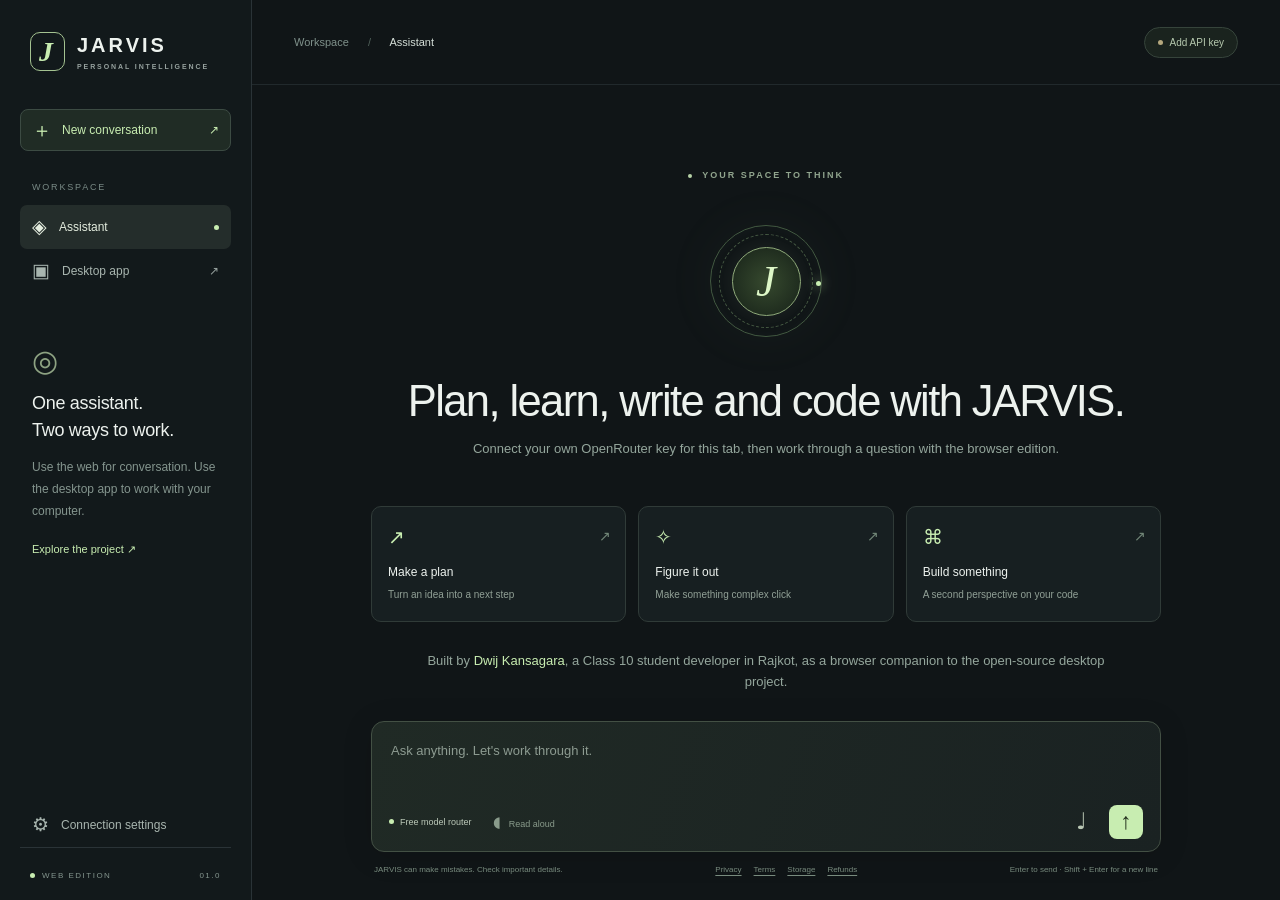
<file: web/index.html>
<!doctype html>
<html lang="en">
<head>
  <meta charset="utf-8">
  <meta name="viewport" content="width=device-width, initial-scale=1">
<meta name="robots" content="index, follow, max-image-preview:large">
  <meta name="theme-color" content="#101517">
  <meta name="description" content="JARVIS, your personal AI workspace. Chat, think, and speak with your assistant.">
  <meta http-equiv="Content-Security-Policy" content="default-src 'self'; connect-src 'self' https://openrouter.ai https://dwij-signal.vercel.app; script-src 'self' https://dwij-signal.vercel.app; style-src 'self' 'unsafe-inline'; img-src 'self' data:; base-uri 'none'; form-action 'none'; object-src 'none'">
  <meta name="referrer" content="no-referrer">
  <meta name="author" content="Dwij Kansagara">
<link rel="canonical" href="https://dwij-jarvis.antideploy.com/">
<title>JARVIS · Your personal AI workspace</title>
  <link rel="icon" href="icon.svg" type="image/svg+xml">
  <link rel="stylesheet" href="style.css?v=20260925-3">
  <script src="app.js?v=20261008-1" defer></script>
  <script src="https://dwij-signal.vercel.app/engagement-widget.js?v=20261008-1" defer></script>
  <script type="application/ld+json">{"@context":"https://schema.org","@type":"FAQPage","mainEntity":[{"@type":"Question","name":"Where is the OpenRouter API key stored?","acceptedAnswer":{"@type":"Answer","text":"The API key remains in page memory and is cleared when the tab reloads, closes or disconnects."}},{"@type":"Question","name":"Can JARVIS control this computer from the web?","acceptedAnswer":{"@type":"Answer","text":"No. The browser edition provides conversation only. Local computer-control features require the separately installed desktop edition."}},{"@type":"Question","name":"Does JARVIS guarantee accurate answers?","acceptedAnswer":{"@type":"Answer","text":"No. Model responses can be inaccurate and important information should be verified."}}]}</script>
<script type="application/ld+json">{"@context":"https://schema.org","@type":"BreadcrumbList","itemListElement":[{"@type":"ListItem","position":1,"name":"Home","item":"https://dwij-jarvis.antideploy.com/"}]}</script>
</head>
<body>
  <aside class="sidebar">
    <a class="brand" href="./" aria-label="JARVIS home"><span class="brand-mark">J</span><span>JARVIS<span class="brand-caption">PERSONAL INTELLIGENCE</span></span></a>
    <button id="new-chat" class="new-chat"><span>＋</span> New conversation <span class="shortcut">↗</span></button>
    <div class="nav-label">WORKSPACE</div>
    <div class="nav-item active"><span>◈</span> Assistant <span class="nav-dot"></span></div>
    <a class="nav-item" href="https://github.com/DwijKansagara/JARVIS/blob/main/docs/RUN_LOCALLY.md" target="_blank" rel="noopener noreferrer"><span>▣</span> Desktop app <span class="external">↗</span></a>
    <div class="sidebar-note"><span class="small-orbit">◎</span><h3>One assistant.<br>Two ways to work.</h3><p>Use the web for conversation. Use the desktop app to work with your computer.</p><a href="https://github.com/DwijKansagara/JARVIS" target="_blank" rel="noopener noreferrer">Explore the project ↗</a></div>
    <div class="sidebar-bottom"><button id="settings-button" class="nav-item"><span>⚙</span> Connection settings</button><div class="edition"><span class="green-dot"></span> WEB EDITION <span>01.0</span></div></div>
  </aside>
  <main>
    <header><div class="breadcrumb">Workspace <span>/</span> <strong>Assistant</strong></div><button id="connection-status" class="status"><span class="status-dot"></span><span id="status-label">Add API key</span></button></header>
    <div class="conversation" id="conversation">
      <section class="welcome" id="welcome">
        <div class="eyebrow"><span></span> YOUR SPACE TO THINK</div>
        <div class="reactor" aria-hidden="true"><div class="reactor-inner"><span>J</span></div><i></i></div>
        <h1>Plan, learn, write and code with JARVIS.</h1>
        <p>Connect your own OpenRouter key for this tab, then work through a question with the browser edition.</p>
        <div class="suggestions">
          <button data-prompt="Help me turn a big goal into a practical plan. Start by asking me what I want to achieve."><span class="suggestion-icon">↗</span><strong>Make a plan</strong><span>Turn an idea into a next step</span><i>↗</i></button>
          <button data-prompt="Help me understand a difficult concept. Ask me what topic I am learning and what I already know."><span class="suggestion-icon">✧</span><strong>Figure it out</strong><span>Make something complex click</span><i>↗</i></button>
          <button data-prompt="Help me with a coding problem. Ask me for the code, the error, and the result I expected."><span class="suggestion-icon">⌘</span><strong>Build something</strong><span>A second perspective on your code</span><i>↗</i></button>
        </div>
        <p class="author-note">Built by <a href="https://about-me.antideploy.com/">Dwij Kansagara</a>, a Class 10 student developer in Rajkot, as a browser companion to the open-source desktop project.</p>
        <section class="seo-faq" aria-labelledby="seo-faq-title"><h2 id="seo-faq-title">JARVIS web FAQ</h2><details><summary>Where is the API key stored?</summary><p>It remains in page memory and is cleared when the tab reloads, closes or disconnects.</p></details><details><summary>Can this website control my computer?</summary><p>No. The browser edition provides conversation only. Computer-control features require the separately installed desktop edition.</p></details><details><summary>Are answers guaranteed to be accurate?</summary><p>No. Model responses can be inaccurate, so verify important information.</p></details></section>
      </section>
      <div id="messages" class="messages" role="log" aria-live="polite" aria-label="Conversation"></div>
      <dwij-engagement site="jarvis"></dwij-engagement>
    </div>
    <section class="composer-area">
      <div id="notice" class="notice" role="status" hidden></div>
      <form id="chat-form" class="composer">
        <label for="prompt" class="sr-only">Message JARVIS</label>
        <textarea id="prompt" placeholder="Ask anything. Let's work through it." rows="2" maxlength="12000"></textarea>
        <div class="composer-toolbar"><div class="composer-options"><span class="model-label"><span class="green-dot"></span> Free model router</span><button id="speak-toggle" type="button" class="tool-button" aria-pressed="false" title="Read replies aloud">◖ <span>Read aloud</span></button></div><div class="send-controls"><button id="mic-button" type="button" class="mic-button" aria-label="Dictate a message" title="Dictate a message">♩</button><button id="stop-button" type="button" hidden>Stop</button><button id="send-button" type="submit" class="send-button" aria-label="Send message">↑</button></div></div>
      </form>
      <div class="composer-footer"><span>JARVIS can make mistakes. Check important details.</span><nav aria-label="Legal"><a href="privacy.html">Privacy</a><a href="terms.html">Terms</a><a href="cookies.html">Storage</a><a href="refunds.html">Refunds</a></nav><span>Enter to send · Shift + Enter for a new line</span></div>
    </section>
  </main>
  <dialog id="settings-dialog" aria-labelledby="settings-title">
    <form id="settings-form">
      <div class="dialog-heading"><span class="eyebrow">YOUR CONNECTION</span><button id="close-settings" type="button" class="icon-button" aria-label="Close settings">×</button></div>
      <h2 id="settings-title">Bring your intelligence.</h2>
      <p>Connect your OpenRouter account for this tab. The key stays only in memory and is cleared when the page closes or reloads.</p>
      <label for="api-key">OpenRouter API key</label>
      <input id="api-key" type="password" autocomplete="off" spellcheck="false" placeholder="sk-or-…" required>
      <div class="key-help"><a href="https://openrouter.ai/settings/keys" target="_blank" rel="noopener noreferrer">Get an API key ↗</a><span>Free models · provider limits apply</span></div>
      <p class="privacy-note">Messages go directly to OpenRouter and its model provider. The API key remains in page memory only; conversation history is stored in this browser until you start a new chat or clear site data. Browser dictation may use your browser's speech service. Read the <a href="privacy.html">Privacy Policy</a>.</p>
      <label class="remember-option"><input id="provider-consent" type="checkbox" required> <span><strong>I understand where messages are sent</strong><small>I consent to sending prompts to OpenRouter and the selected model provider.</small></span></label>
      <div class="dialog-actions"><button id="disconnect" type="button" class="secondary-button">Disconnect</button><button type="submit" class="primary-button">Connect JARVIS ↗</button></div>
    </form>
  </dialog>
</body>
</html>
</file>
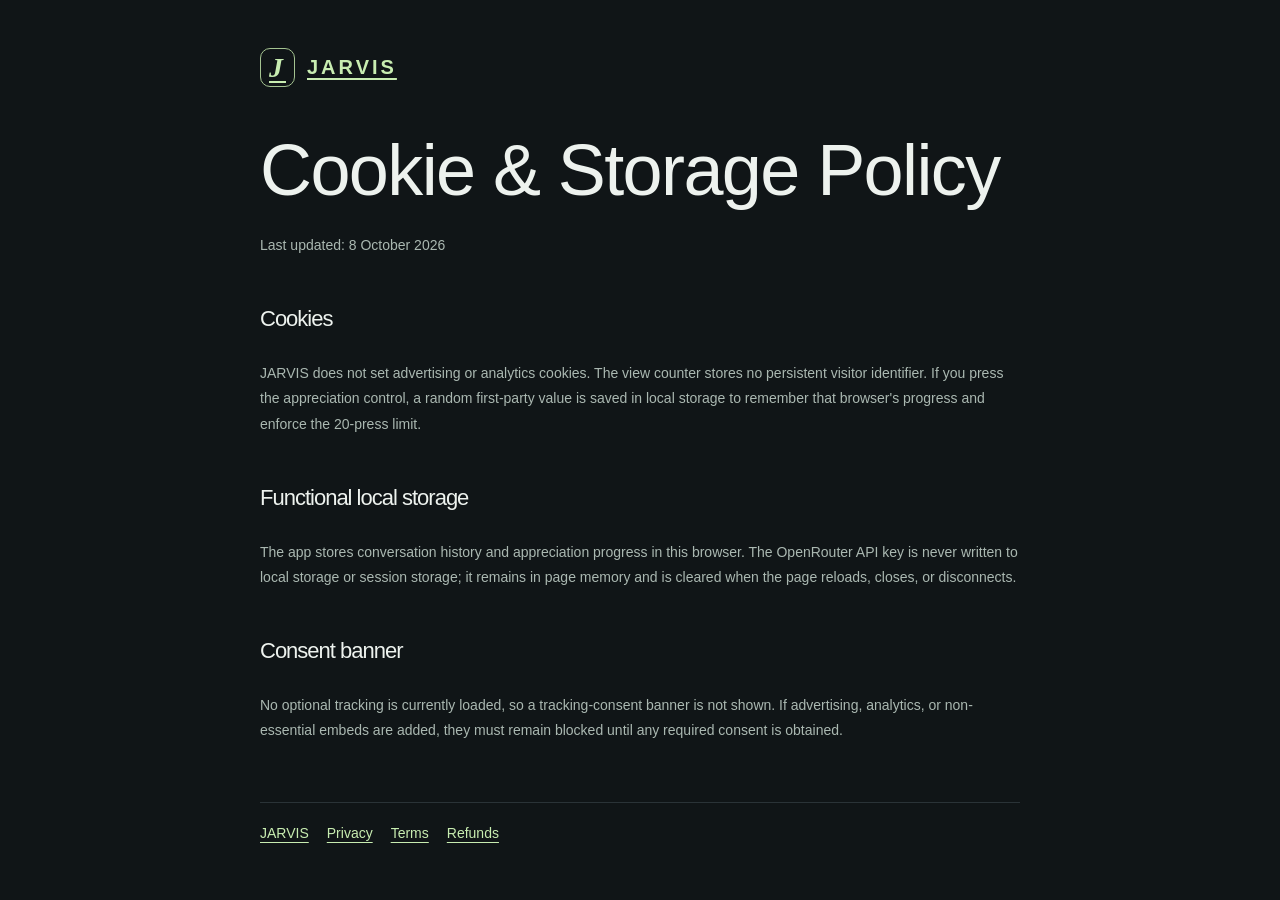
<file: web/cookies.html>
<!doctype html><html lang="en"><head><meta charset="utf-8"><meta name="viewport" content="width=device-width,initial-scale=1">
<meta name="description" content="Cookie and browser-storage details for the JARVIS web application.">
<meta name="robots" content="index, follow, max-image-preview:large"><meta name="author" content="Dwij Kansagara">
<link rel="canonical" href="https://dwij-jarvis.antideploy.com/cookies.html">
<title>Storage | JARVIS</title><link rel="icon" href="icon.svg" type="image/svg+xml"><link rel="stylesheet" href="style.css"><script type="application/ld+json">{"@context":"https://schema.org","@type":"BreadcrumbList","itemListElement":[{"@type":"ListItem","position":1,"name":"Home","item":"https://dwij-jarvis.antideploy.com/"},{"@type":"ListItem","position":2,"name":"Cookie & Storage Policy","item":"https://dwij-jarvis.antideploy.com/cookies.html"}]}</script>
</head><body class="legal-body"><main class="legal-page"><a class="brand" href="index.html"><span class="brand-mark">J</span><span>JARVIS</span></a><h1>Cookie &amp; Storage Policy</h1><p>Last updated: 8 October 2026</p><h2>Cookies</h2><p>JARVIS does not set advertising or analytics cookies. The view counter stores no persistent visitor identifier. If you press the appreciation control, a random first-party value is saved in local storage to remember that browser's progress and enforce the 20-press limit.</p><h2>Functional local storage</h2><p>The app stores conversation history and appreciation progress in this browser. The OpenRouter API key is never written to local storage or session storage; it remains in page memory and is cleared when the page reloads, closes, or disconnects.</p><h2>Consent banner</h2><p>No optional tracking is currently loaded, so a tracking-consent banner is not shown. If advertising, analytics, or non-essential embeds are added, they must remain blocked until any required consent is obtained.</p><nav aria-label="Legal"><a href="index.html">JARVIS</a><a href="privacy.html">Privacy</a><a href="terms.html">Terms</a><a href="refunds.html">Refunds</a></nav></main></body></html>
</file>
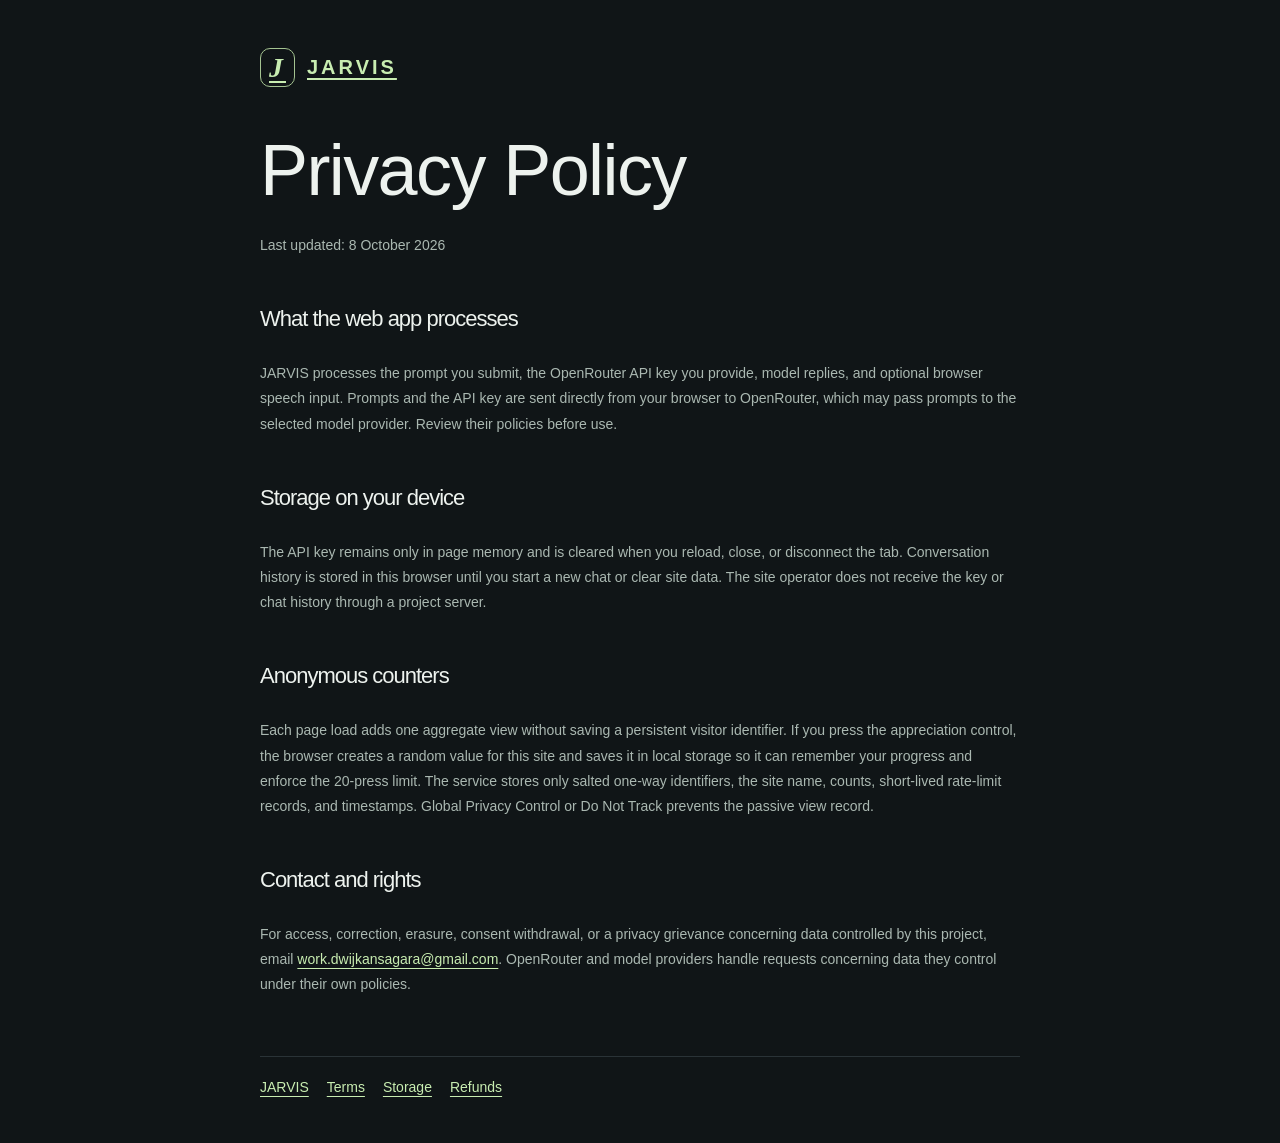
<file: web/privacy.html>
<!doctype html><html lang="en"><head><meta charset="utf-8"><meta name="viewport" content="width=device-width,initial-scale=1">
<meta name="description" content="Privacy details for JARVIS browser chat, API keys, conversation storage and counters.">
<meta name="robots" content="index, follow, max-image-preview:large"><meta name="referrer" content="no-referrer"><meta name="author" content="Dwij Kansagara">
<link rel="canonical" href="https://dwij-jarvis.antideploy.com/privacy.html">
<title>Privacy | JARVIS</title><link rel="icon" href="icon.svg" type="image/svg+xml"><link rel="stylesheet" href="style.css"><script type="application/ld+json">{"@context":"https://schema.org","@type":"BreadcrumbList","itemListElement":[{"@type":"ListItem","position":1,"name":"Home","item":"https://dwij-jarvis.antideploy.com/"},{"@type":"ListItem","position":2,"name":"Privacy Policy","item":"https://dwij-jarvis.antideploy.com/privacy.html"}]}</script>
</head><body class="legal-body"><main class="legal-page"><a class="brand" href="index.html"><span class="brand-mark">J</span><span>JARVIS</span></a><h1>Privacy Policy</h1><p>Last updated: 8 October 2026</p><h2>What the web app processes</h2><p>JARVIS processes the prompt you submit, the OpenRouter API key you provide, model replies, and optional browser speech input. Prompts and the API key are sent directly from your browser to OpenRouter, which may pass prompts to the selected model provider. Review their policies before use.</p><h2>Storage on your device</h2><p>The API key remains only in page memory and is cleared when you reload, close, or disconnect the tab. Conversation history is stored in this browser until you start a new chat or clear site data. The site operator does not receive the key or chat history through a project server.</p><h2>Anonymous counters</h2><p>Each page load adds one aggregate view without saving a persistent visitor identifier. If you press the appreciation control, the browser creates a random value for this site and saves it in local storage so it can remember your progress and enforce the 20-press limit. The service stores only salted one-way identifiers, the site name, counts, short-lived rate-limit records, and timestamps. Global Privacy Control or Do Not Track prevents the passive view record.</p><h2>Contact and rights</h2><p>For access, correction, erasure, consent withdrawal, or a privacy grievance concerning data controlled by this project, email <a href="mailto:work.dwijkansagara@gmail.com">work.dwijkansagara@gmail.com</a>. OpenRouter and model providers handle requests concerning data they control under their own policies.</p><nav aria-label="Legal"><a href="index.html">JARVIS</a><a href="terms.html">Terms</a><a href="cookies.html">Storage</a><a href="refunds.html">Refunds</a></nav></main></body></html>
</file>
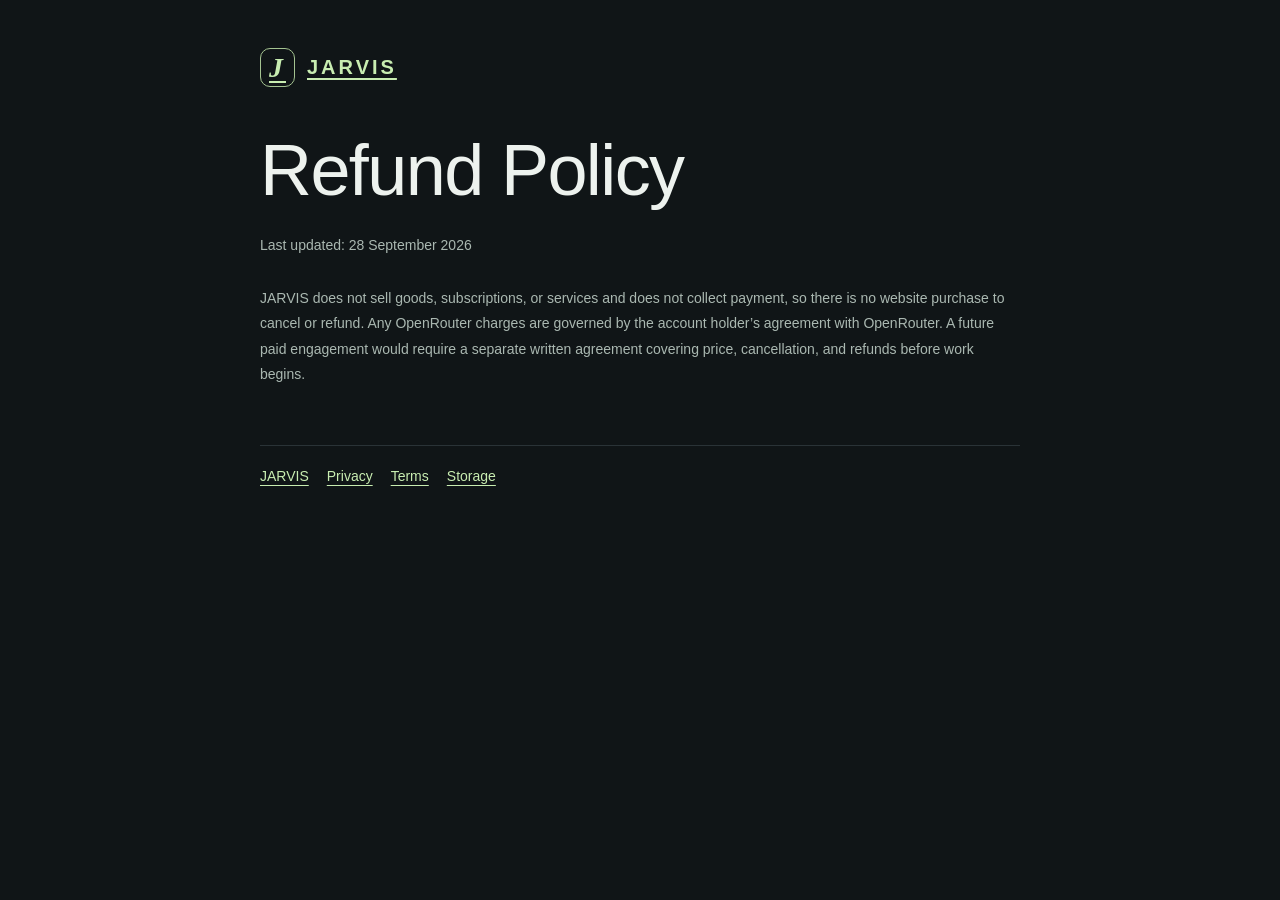
<file: web/refunds.html>
<!doctype html><html lang="en"><head><meta charset="utf-8"><meta name="viewport" content="width=device-width,initial-scale=1">
<meta name="description" content="Refund policy for the free, non-commercial JARVIS web application.">
<meta name="robots" content="index, follow, max-image-preview:large"><meta name="author" content="Dwij Kansagara">
<link rel="canonical" href="https://dwij-jarvis.antideploy.com/refunds.html">
<title>Refunds | JARVIS</title><link rel="icon" href="icon.svg" type="image/svg+xml"><link rel="stylesheet" href="style.css"><script type="application/ld+json">{"@context":"https://schema.org","@type":"BreadcrumbList","itemListElement":[{"@type":"ListItem","position":1,"name":"Home","item":"https://dwij-jarvis.antideploy.com/"},{"@type":"ListItem","position":2,"name":"Refund Policy","item":"https://dwij-jarvis.antideploy.com/refunds.html"}]}</script>
</head><body class="legal-body"><main class="legal-page"><a class="brand" href="index.html"><span class="brand-mark">J</span><span>JARVIS</span></a><h1>Refund Policy</h1><p>Last updated: 28 September 2026</p><p>JARVIS does not sell goods, subscriptions, or services and does not collect payment, so there is no website purchase to cancel or refund. Any OpenRouter charges are governed by the account holder’s agreement with OpenRouter. A future paid engagement would require a separate written agreement covering price, cancellation, and refunds before work begins.</p><nav aria-label="Legal"><a href="index.html">JARVIS</a><a href="privacy.html">Privacy</a><a href="terms.html">Terms</a><a href="cookies.html">Storage</a></nav></main></body></html>
</file>
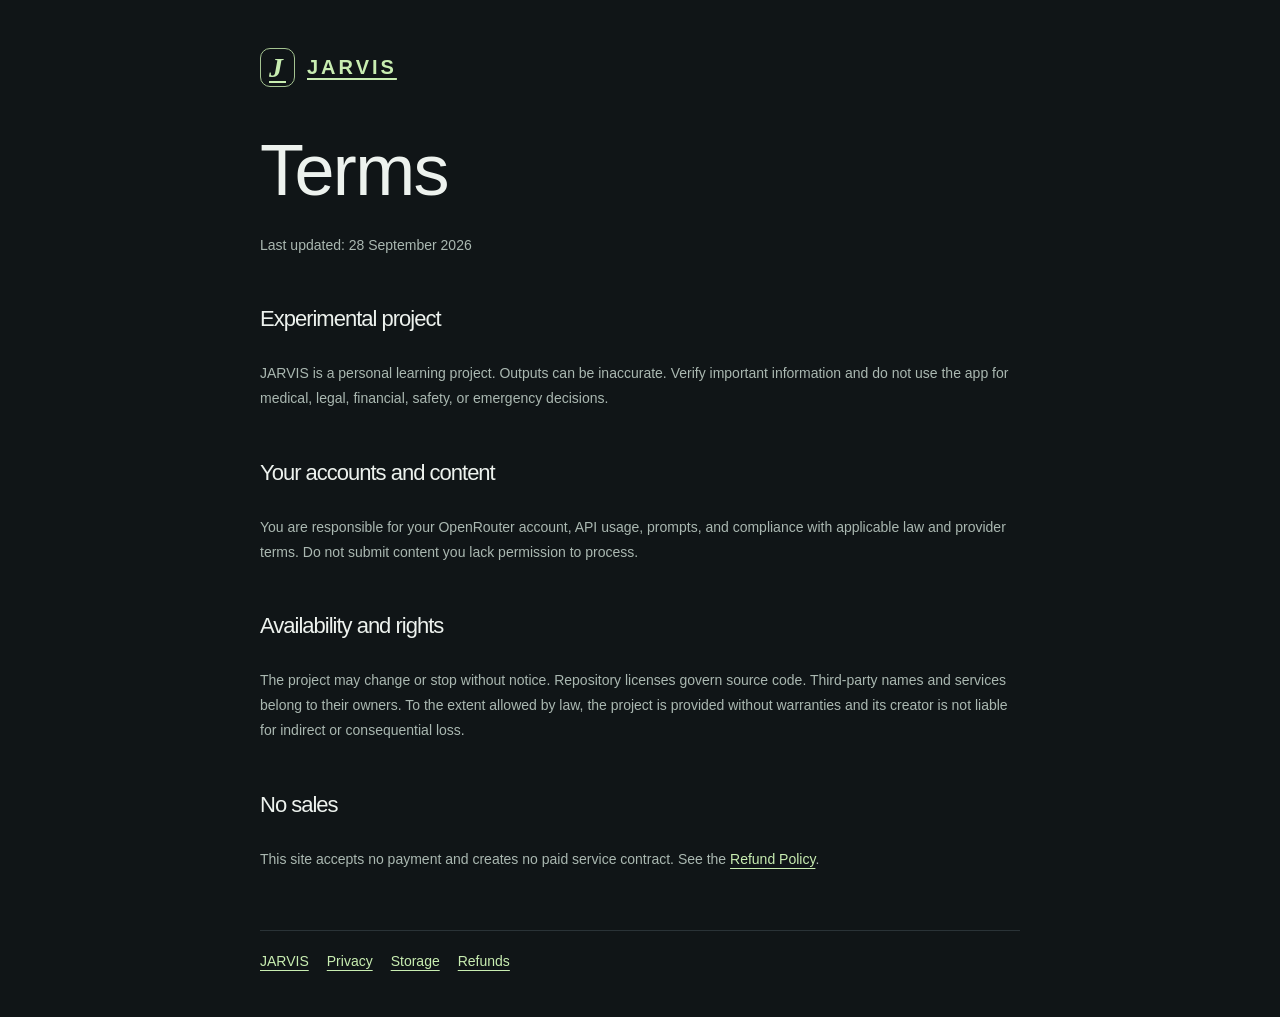
<file: web/terms.html>
<!doctype html><html lang="en"><head><meta charset="utf-8"><meta name="viewport" content="width=device-width,initial-scale=1">
<meta name="description" content="Terms for the experimental JARVIS personal assistant web application.">
<meta name="robots" content="index, follow, max-image-preview:large"><meta name="author" content="Dwij Kansagara">
<link rel="canonical" href="https://dwij-jarvis.antideploy.com/terms.html">
<title>Terms | JARVIS</title><link rel="icon" href="icon.svg" type="image/svg+xml"><link rel="stylesheet" href="style.css"><script type="application/ld+json">{"@context":"https://schema.org","@type":"BreadcrumbList","itemListElement":[{"@type":"ListItem","position":1,"name":"Home","item":"https://dwij-jarvis.antideploy.com/"},{"@type":"ListItem","position":2,"name":"Terms","item":"https://dwij-jarvis.antideploy.com/terms.html"}]}</script>
</head><body class="legal-body"><main class="legal-page"><a class="brand" href="index.html"><span class="brand-mark">J</span><span>JARVIS</span></a><h1>Terms</h1><p>Last updated: 28 September 2026</p><h2>Experimental project</h2><p>JARVIS is a personal learning project. Outputs can be inaccurate. Verify important information and do not use the app for medical, legal, financial, safety, or emergency decisions.</p><h2>Your accounts and content</h2><p>You are responsible for your OpenRouter account, API usage, prompts, and compliance with applicable law and provider terms. Do not submit content you lack permission to process.</p><h2>Availability and rights</h2><p>The project may change or stop without notice. Repository licenses govern source code. Third-party names and services belong to their owners. To the extent allowed by law, the project is provided without warranties and its creator is not liable for indirect or consequential loss.</p><h2>No sales</h2><p>This site accepts no payment and creates no paid service contract. See the <a href="refunds.html">Refund Policy</a>.</p><nav aria-label="Legal"><a href="index.html">JARVIS</a><a href="privacy.html">Privacy</a><a href="cookies.html">Storage</a><a href="refunds.html">Refunds</a></nav></main></body></html>
</file>
<file: web/style.css>
:root{color-scheme:dark;--bg:#101517;--panel:#171d20;--border:#2a3337;--text:#edf2ee;--muted:#96a19e;--accent:#c8edb1;--font:Inter,Segoe UI,Arial,sans-serif}*{box-sizing:border-box}body{margin:0;background:var(--bg);color:var(--text);font-family:var(--font);font-size:14px;display:flex;height:100dvh;min-height:480px}button,input,textarea{font:inherit}button,a,input,textarea{-webkit-tap-highlight-color:transparent}button,a{touch-action:manipulation}button{cursor:pointer}button:disabled{cursor:wait;opacity:.5}a{color:inherit;text-decoration:none}button:focus-visible,a:focus-visible,input:focus-visible,textarea:focus-visible{outline:2px solid var(--accent);outline-offset:4px}button{color:inherit}button[hidden],[hidden]{display:none!important}.sidebar{width:252px;flex-shrink:0;border-right:1px solid var(--border);background:#12191b;padding:32px 20px 20px;display:flex;flex-direction:column}.brand{display:flex;align-items:center;gap:12px;padding:0 10px;font-size:20px;letter-spacing:3px;font-weight:650}.brand-mark{border:1px solid #a4c391;border-radius:10px;width:35px;height:39px;display:grid;place-items:center;color:var(--accent);font-family:Georgia,serif;font-size:28px;font-style:italic}.brand-caption{display:block;font-size:7px;letter-spacing:1.9px;color:var(--muted);margin-top:6px}.new-chat{margin:38px 0 31px;border:1px solid #3c4b43;border-radius:8px;background:#202c25;padding:13px 11px;display:flex;gap:10px;align-items:center;color:var(--accent);font-size:12px}.new-chat>span:first-child{font-size:20px;line-height:14px}.shortcut{margin-left:auto}.nav-label{font-size:9px;letter-spacing:1.8px;color:#798a86;margin:0 12px 13px}.nav-item{display:flex;align-items:center;gap:12px;width:100%;border:0;background:transparent;border-radius:7px;padding:13px 12px;color:#a8b5af;font-size:12px;text-align:left}.nav-item>span:first-child{font-size:19px;line-height:18px}.nav-item.active{background:#242d2b;color:#e4eddf}.nav-item:hover{background:#26312d}.nav-dot{width:5px;height:5px;background:var(--accent);border-radius:50%;margin-left:auto}.external{margin-left:auto;color:var(--muted)}.sidebar-note{margin:50px 12px 0}.small-orbit{font-size:30px;color:#8da282}.sidebar-note h3{font-size:18px;font-weight:450;line-height:1.5;letter-spacing:-.3px;margin:12px 0}.sidebar-note p{font-size:12px;line-height:1.85;color:#84958e}.sidebar-note a{font-size:11px;color:var(--accent);display:block;margin-top:20px}.sidebar-bottom{margin-top:auto;padding-top:30px}.edition{border-top:1px solid var(--border);padding:23px 10px 0;display:flex;align-items:center;gap:7px;font-size:8px;letter-spacing:1.5px;color:#84958e}.edition>span:last-child{margin-left:auto}.green-dot{display:inline-block;width:5px;height:5px;border-radius:50%;background:var(--accent)}main{flex:1;min-width:0;display:flex;flex-direction:column}header{height:85px;flex-shrink:0;border-bottom:1px solid #21292c;padding:0 42px;display:flex;align-items:center;justify-content:space-between}.breadcrumb{color:#7f918b;font-size:11px}.breadcrumb span{padding:0 16px;color:#50615a}.breadcrumb strong{font-weight:400;color:#d5dfd8}.status{border:1px solid #36443b;border-radius:30px;padding:9px 13px;background:#1a231e;color:#b6c9ae;font-size:10px;display:flex;gap:7px;align-items:center}.status-dot{background:#b5a87e;width:5px;height:5px;border-radius:50%}.connected .status-dot{background:var(--accent)}.conversation{flex:1;min-height:0;overflow:auto;padding:20px 42px;scroll-behavior:smooth}.welcome{max-width:790px;margin:30px auto 20px;text-align:center}.eyebrow{font-size:9px;letter-spacing:2px;color:#91a58e;font-weight:600}.eyebrow>span{display:inline-block;width:4px;height:4px;background:#b7d3a7;border-radius:50%;margin-right:6px;vertical-align:middle}.reactor{width:112px;height:112px;border:1px solid #425941;border-radius:50%;margin:31px auto 28px;display:grid;place-items:center;position:relative;box-shadow:0 0 60px #aec29c0c,inset 0 0 20px #c8edb108}.reactor:before{content:"";position:absolute;inset:8px;border:1px dashed #66835d;border-radius:50%;opacity:.6}.reactor-inner{width:69px;height:69px;display:grid;place-items:center;border:1px solid #90ab7b;border-radius:50%;background:radial-gradient(#36492e,#162118);box-shadow:0 0 22px #c5e7a515}.reactor-inner span{font-family:Georgia,serif;font-size:45px;color:#ddf7c7;font-style:italic}.reactor i{position:absolute;right:0;top:50%;width:5px;height:5px;border-radius:50%;background:var(--accent);box-shadow:0 0 12px var(--accent)}h1{font-size:clamp(28px,3.4vw,44px);font-weight:450;letter-spacing:-1.6px;margin:0 0 15px}.welcome>p{font-size:13px;color:#94a69c}.suggestions{display:grid;grid-template-columns:repeat(3,1fr);gap:12px;margin-top:39px;text-align:left}.suggestions button{position:relative;background:#171f21;border:1px solid #303b38;border-radius:10px;padding:18px 16px;display:flex;flex-direction:column;gap:8px;text-align:left;transition:background .2s,border-color .2s}.suggestions button:hover{background:#202d24;border-color:#6a805d}.suggestion-icon{font-size:20px;color:var(--accent);margin-bottom:8px}.suggestions strong{font-weight:500;font-size:12px}.suggestions button>span:last-of-type{font-size:10px;color:#91a096;line-height:1.6}.suggestions i{position:absolute;right:14px;top:21px;font-style:normal;color:#728778}.composer-area{width:100%;max-width:874px;padding:14px 42px 26px;margin:0 auto}.composer{border:1px solid #435044;background:linear-gradient(110deg,#202a25,#1a2222);border-radius:13px;padding:17px 17px 12px;box-shadow:0 4px 30px #0002}textarea{display:block;resize:none;width:100%;border:0;outline:none!important;color:#edf2ee;background:transparent;line-height:1.6;font-size:13px;max-height:150px;min-height:55px}textarea::placeholder{color:#8d9b91}.composer-toolbar{display:flex;align-items:center;justify-content:space-between;gap:8px;margin-top:10px}.composer-options{display:flex;align-items:center;gap:15px}.model-label{font-size:9px;display:flex;gap:6px;align-items:center;color:#bcc9b9}.tool-button{border:0;background:none;font-size:15px;color:#899b8b;padding:6px}.tool-button span{font-size:9px;margin-left:4px}.tool-button[aria-pressed=true]{color:var(--accent)}.send-controls{display:flex;align-items:center;gap:12px}.mic-button{border:0;background:transparent;color:#b9c7b4;font-size:23px;padding:4px 10px}.mic-button.listening{color:#ffb19f}.send-button{border:0;border-radius:8px;background:var(--accent);width:34px;height:34px;font-size:23px;color:#25311f}.send-button:hover{background:#e3ffd1}#stop-button{background:#343f35;border:1px solid #809477;border-radius:6px;padding:8px 12px;font-size:11px}.composer-footer{display:flex;justify-content:space-between;gap:15px;margin:13px 3px 0;font-size:8px;color:#788b7e}.notice{margin-bottom:10px;padding:11px 14px;border:1px solid #78624a;border-radius:8px;background:#2a241d;color:#e8d5b4;font-size:12px;line-height:1.6}.messages{max-width:790px;margin:0 auto}.message{padding:24px 0;border-bottom:1px solid #26322c}.message-heading{font-size:10px;letter-spacing:1.7px;color:var(--accent);display:flex;align-items:center;gap:12px;margin-bottom:13px}.message.user .message-heading{color:#98aaa0}.message-content{white-space:pre-wrap;overflow-wrap:anywhere;font-size:14px;line-height:1.9;color:#d7e2da}.message.user .message-content{color:#a6b6ad}.message.pending .message-content{color:#849681}.copy-button{margin-left:auto;border:1px solid #33473b;background:transparent;border-radius:4px;color:#91a38f;padding:4px 8px;font-size:9px}.message.error .message-content{color:#e9bfa7}dialog{background:#18221e;border:1px solid #455741;border-radius:16px;color:var(--text);padding:30px;width:min(490px,calc(100% - 30px));box-shadow:0 20px 100px #0009}dialog::backdrop{background:#060e0bbf;backdrop-filter:blur(5px)}.dialog-heading{display:flex;justify-content:space-between;align-items:center}.icon-button{border:0;background:transparent;color:#a6b79f;font-size:25px;padding:0 5px}h2{font-size:27px;letter-spacing:-1px;font-weight:450;margin:23px 0 15px}dialog p{font-size:12px;line-height:1.8;color:#a0b09d}dialog label{font-size:11px;display:block;margin:24px 0 10px}dialog input{width:100%;border:1px solid #4b5e44;border-radius:7px;background:#111b15;color:#e4f0dc;padding:13px}.key-help{display:flex;justify-content:space-between;gap:10px;font-size:9px;margin-top:12px}.key-help a{color:var(--accent)}.key-help span{color:#879981}.privacy-note{border-top:1px solid #34432f;padding-top:18px;margin-top:23px}.dialog-actions{display:flex;gap:12px;justify-content:flex-end;margin-top:24px}.primary-button,.secondary-button{padding:12px 16px;border-radius:6px;font-size:11px}.primary-button{background:var(--accent);border:1px solid var(--accent);color:#1d2b16}.secondary-button{background:transparent;border:1px solid #4b5e44}.sr-only{position:absolute;width:1px;height:1px;overflow:hidden;clip:rect(0,0,0,0)}
@media(min-height:900px){.welcome{margin-top:65px}.reactor{margin-top:45px;margin-bottom:40px}.suggestions{margin-top:50px}}@media(max-width:1000px){.sidebar{width:210px;padding-left:14px;padding-right:14px}header{padding:0 28px}.conversation{padding:15px 28px}.composer-area{padding-left:28px;padding-right:28px}.suggestions{gap:8px}.suggestions button{padding:15px 11px}.suggestions button>span:last-of-type{font-size:9px}.composer-footer>span:last-child{display:none}.composer-options{gap:8px}}@media(max-width:720px){body{min-height:420px}.sidebar{width:68px;padding:22px 10px 14px}.brand{padding:0;justify-content:center}.brand>span:last-child,.new-chat,.nav-label,.nav-item.active,.sidebar-note,.edition{display:none}.sidebar>.nav-item{font-size:0;justify-content:center;padding:15px 0;margin-top:22px}.sidebar>.nav-item .external{display:none}.sidebar-bottom .nav-item{font-size:0;justify-content:center;padding:10px 0}.sidebar-bottom .nav-item>span{font-size:22px}header{height:64px;padding:0 18px}.conversation{padding:10px 18px}.welcome{margin-top:20px}.reactor{width:85px;height:85px;margin:25px auto}.reactor-inner{width:55px;height:55px}.reactor-inner span{font-size:34px}h1{font-size:28px;letter-spacing:-1px}.welcome>p{font-size:11px;line-height:1.7}.suggestions{grid-template-columns:1fr;margin-top:24px;gap:8px}.suggestions button{display:grid;grid-template-columns:22px 1fr;gap:4px 10px;padding:12px}.suggestion-icon{grid-row:span 2;margin:0;align-self:center}.suggestions button>span:last-of-type{font-size:10px}.suggestions i{top:19px}.composer-area{padding:10px 14px 16px}.composer{padding:13px}.model-label{font-size:8px}.tool-button span{display:none}.composer-footer{font-size:7px}.message-content{font-size:13px}.key-help{flex-direction:column}.status{font-size:9px;padding:8px}.breadcrumb{font-size:10px}.breadcrumb span{padding:0 8px}.send-controls{gap:5px}}@media(max-height:740px) and (min-width:721px){.welcome{margin-top:12px}.reactor{margin:19px auto;width:84px;height:84px}.reactor-inner{width:56px;height:56px}.reactor-inner span{font-size:34px}.suggestions{margin-top:24px}.sidebar-note{margin-top:30px}.sidebar-note p{font-size:11px}.suggestions button{padding:13px}.suggestion-icon{margin-bottom:2px}}@media(prefers-reduced-motion:reduce){*{scroll-behavior:auto!important;transition:none!important}}

@media(max-width:720px){.new-chat{display:flex;justify-content:center;font-size:0;padding:12px 0;margin:25px 0 0}.new-chat>span:first-child{font-size:23px}.new-chat .shortcut{display:none}.sidebar>.nav-item{margin-top:10px}}
.remember-option{display:flex;align-items:flex-start;gap:10px;margin-top:17px!important;font-size:11px;line-height:1.35;cursor:pointer}.remember-option input{accent-color:var(--accent);margin-top:2px;width:15px;height:15px}.remember-option span{display:flex;flex-direction:column;gap:4px}.remember-option strong{font-weight:500;color:#dbe8d6}.remember-option small{font-size:9px;color:#879981}

/* Restrained motion layer: load hierarchy, reactor state, and new messages. */
@media(prefers-reduced-motion:no-preference){
  .sidebar{animation:jarvisSidebarIn .45s cubic-bezier(.22,1,.36,1) both}
  .welcome .eyebrow,.welcome h1,.welcome>p{animation:jarvisRise .5s cubic-bezier(.22,1,.36,1) both}
  .welcome h1{animation-delay:.06s}.welcome>p{animation-delay:.12s}
  .suggestions button{animation:jarvisRise .45s cubic-bezier(.22,1,.36,1) both;transition:transform .2s ease,background .2s,border-color .2s}
  .suggestions button:nth-child(1){animation-delay:.16s}.suggestions button:nth-child(2){animation-delay:.22s}.suggestions button:nth-child(3){animation-delay:.28s}
  .suggestions button:hover{transform:translateY(-3px)}
  .reactor:before{animation:jarvisOrbit 14s linear infinite}
  .reactor-inner{animation:jarvisBreathe 3.8s ease-in-out infinite}
  .message{animation:jarvisMessageIn .32s cubic-bezier(.22,1,.36,1) both}
}
@keyframes jarvisSidebarIn{from{opacity:0;transform:translateX(-14px)}to{opacity:1;transform:translateX(0)}}
@keyframes jarvisRise{from{opacity:0;transform:translateY(12px)}to{opacity:1;transform:translateY(0)}}
@keyframes jarvisOrbit{to{transform:rotate(360deg)}}
@keyframes jarvisBreathe{0%,100%{box-shadow:0 0 22px #c5e7a515}50%{box-shadow:0 0 34px #c5e7a52c}}
@keyframes jarvisMessageIn{from{opacity:0;transform:translateY(8px)}to{opacity:1;transform:translateY(0)}}
@media(prefers-reduced-motion:reduce){*{animation:none!important}}
.composer-footer nav{display:flex;gap:12px;flex-wrap:wrap}.composer-footer a{text-decoration:underline;text-underline-offset:3px}.privacy-note a{color:var(--accent);text-decoration:underline;text-underline-offset:3px}.legal-body{display:block;height:auto;min-height:100vh;padding:48px 22px}.legal-page{width:min(760px,100%);margin:0 auto}.legal-page .brand{padding:0;margin-bottom:42px}.legal-page h1{font-size:clamp(38px,7vw,72px);margin-bottom:8px}.legal-page h2{margin-top:34px;font-size:22px}.legal-page p,.legal-page li{color:#aab8b1;line-height:1.8}.legal-page nav{display:flex;flex-wrap:wrap;gap:18px;margin-top:44px;padding-top:22px;border-top:1px solid var(--border)}.legal-page a{color:var(--accent);text-decoration:underline;text-underline-offset:4px}

.seo-faq{margin:34px auto 0;max-width:760px;text-align:left;border-top:1px solid var(--border);padding-top:22px}.seo-faq h2{margin:0 0 12px;font-size:18px}.seo-faq details{border-bottom:1px solid var(--border);padding:11px 0}.seo-faq summary{cursor:pointer;color:#d8e3db;font-size:11px}.seo-faq p{margin:8px 0 0;color:var(--muted);font-size:10px;line-height:1.6}

.author-note { max-width: 720px; margin: 28px auto 0; color: var(--muted); font-size: 13px; line-height: 1.65; }
.author-note a { color: var(--accent); text-underline-offset: 3px; }
</file>
